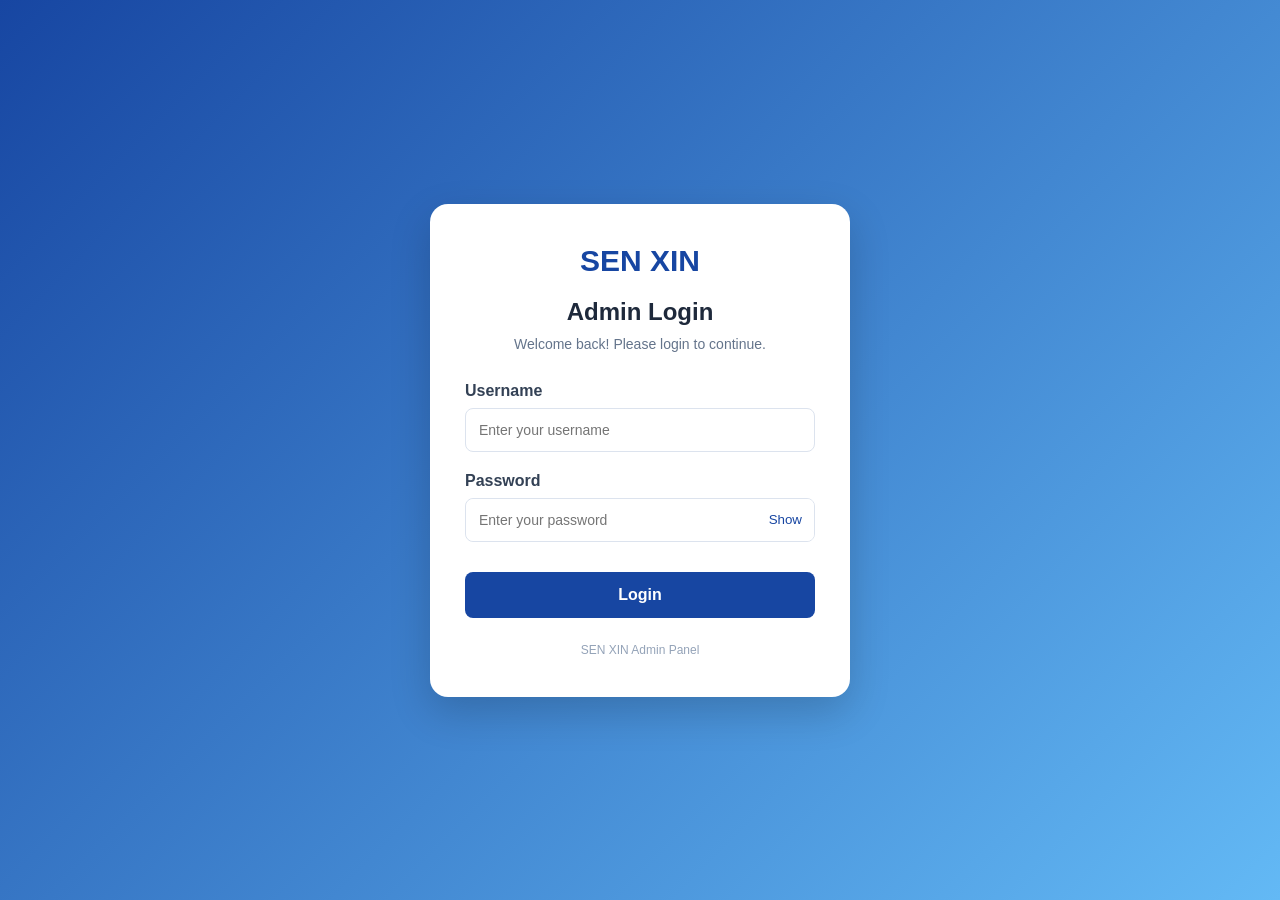
<file: sen-xin-website/admin.html>
<!DOCTYPE html>
<html lang="en">
<head>
    <meta charset="UTF-8">
    <meta name="viewport" content="width=device-width, initial-scale=1.0">
    <title>SEN XIN | Admin Dashboard</title>

    <link rel="stylesheet" href="admin.css">
</head>
<body>

    <div class="admin-container">

        <!-- Sidebar -->
        <aside class="sidebar">
            <h2 class="logo">SEN XIN</h2>
            <p class="admin-label">ADMIN PANEL</p>

            <nav>
                <a href="#" class="nav-link active">Dashboard</a>
                <a href="#products" class="nav-link">Products</a>
                <a href="#brands" class="nav-link">Brands</a>
                <a href="#orders" class="nav-link">Orders</a>
                <a href="#customers" class="nav-link">Customers</a>
            </nav>

            <!-- Back to Website -->
<a href="index.html" class="back-link">
    ← Back to Website
</a>

<!-- Logout Button -->
<button id="logoutBtn" class="logout-btn" type="button">
    Logout
</button>
        </aside>

        <!-- Main Content -->
        <main class="main-content">

            <header class="topbar">
                <div>
                    <h1>Dashboard</h1>
                    <p>Welcome to SEN XIN Admin Panel</p>
                </div>

                <div class="admin-profile">
                    <span>Admin</span>
                </div>
            </header>

            <!-- Statistics -->
            <section class="stats-container">

                <div class="stat-card">
                    <p>Total Orders</p>
                    <h2 id="totalOrders">0</h2>
                </div>

                <div class="stat-card">
                    <p>Pending Orders</p>
                    <h2 id="pendingOrders">0</h2>
                </div>

                <div class="stat-card">
                    <p>Completed Orders</p>
                    <h2 id="completedOrders">0</h2>
                </div>

                <div class="stat-card">
                    <p>Total Revenue</p>
                    <h2 id="totalRevenue">$0.00</h2>
                </div>

            </section>

<!-- BRAND MANAGEMENT -->
<section class="orders-section" id="brands">

    <div class="section-header">
        <div>
            <h2>Brand Management</h2>
            <p>Manage your SEN XIN brands and logos</p>
        </div>
    </div>

    <!-- ADD BRAND FORM -->
    <div class="product-form-container">

        <h3>Add New Brand</h3>

        <form id="brandForm">

            <div class="product-form-grid">

                <div>
                    <label for="brandName">Brand Name</label>
                    <input
                        type="text"
                        id="brandName"
                        placeholder="Enter brand name"
                        required
                    >
                </div>

                <div class="product-image-field">
                    <label for="brandLogo">Brand Logo</label>
                    <input
                        type="file"
                        id="brandLogo"
                        accept="image/*"
                        required
                    >
                    <img
                        id="brandLogoPreview"
                        src=""
                        alt="Brand Logo Preview"
                        style="display:none; max-width:150px; margin-top:10px;"
                    >
                </div>

            </div>

            <button type="submit" class="export-btn">
                Add Brand
            </button>

        </form>

    </div>

    <!-- BRAND TABLE -->
    <div class="table-wrapper">

        <table>
            <thead>
                <tr>
                    <th>No.</th>
                    <th>Logo</th>
                    <th>Brand Name</th>
                    <th>Action</th>
                </tr>
            </thead>

            <tbody id="brandTableBody">
                <tr>
                    <td colspan="4" style="text-align:center;">
                        No brands found.
                    </td>
                </tr>
            </tbody>
        </table>

    </div>

</section>

            <!-- PRODUCT MANAGEMENT -->
<section class="orders-section" id="products">

    <div class="section-header">
        <div>
            <h2>Product Management</h2>
            <p>Manage your SEN XIN products</p>
        </div>
    </div>

    <!-- ADD PRODUCT FORM -->
    <div class="product-form-container">

        <h3>Add New Product</h3>

        <form id="productForm">

            <div class="product-form-grid">

                <div>
                    <label for="productName">Product Name</label>
                    <input
                        type="text"
                        id="productName"
                        placeholder="Enter product name"
                        required
                    >
                </div>

                
<div>
    <label for="productCategory">Category</label>
    <select id="productCategory" required>
        <option value="">Select Category</option>
        <option value="Phone Accessories">Phone Accessories</option>
        <option value="Computer Accessories">Computer Accessories</option>
    </select>
</div>

<div>
    <label for="productBrand">Brand</label>
    <select id="productBrand" required>
        <option value="">Select Brand</option>
        <option value="iPhone">iPhone</option>
        <option value="Samsung">Samsung</option>
        <option value="MacBook">MacBook</option>
        <option value="Other">Other</option>
    </select>
</div>


                <div>
                    <label for="productPrice">Price ($)</label>
                    <input
                        type="number"
                        id="productPrice"
                        min="0"
                        step="0.01"
                        placeholder="Enter price"
                        required
                    >
                </div>

                <div>
                    <label for="productStock">Stock Quantity</label>
                    <input
                        type="number"
                        id="productStock"
                        min="0"
                        step="1"
                        placeholder="Enter stock"
                        required
                    >
                </div>

                <div class="product-image-field">
                   
                    
<div class="product-image-upload">
    <label>Product Image</label>

    <div id="imageDropArea" class="image-drop-area">
        <input
            type="file"
            id="productImage"
            accept="image/*"
            hidden
        >

        <div id="uploadMessage">
            <span class="upload-icon">📷</span>
            <p><strong>Drag & Drop Image Here</strong></p>
            <p>or click to choose an image</p>
            <button type="button" id="chooseImageBtn">
                Choose Image
            </button>
        </div>

        <img
            id="imagePreview"
            src=""
            alt="Product Preview"
            style="display:none;"
        >
    </div>

    <button
        type="button"
        id="removeImageBtn"
        style="display:none;"
    >
        Remove Image
    </button>
</div>

                </div>

            </div>

            <button type="submit" class="export-btn">
                Add Product
            </button>

        </form>

    </div>

    <!-- PRODUCT SEARCH -->
    <div class="product-search">
        <input
            type="text"
            id="searchProduct"
            placeholder="Search products..."
        >
    </div>

    <!-- PRODUCT TABLE -->
    <div class="table-wrapper">

        <table>
            <thead>
                <tr>
                    <th>No.</th>
                    <th>Product</th>
                    <th>Category</th>
                    <th>Brand</th>
                    <th>Price</th>
                    <th>Stock</th>
                    <th>Action</th>
                </tr>
            </thead>

            <tbody id="productTableBody">
                <tr>
                    <td colspan="7" style="text-align:center;">
                        No products found.
                    </td>
                </tr>
            </tbody>
        </table>

    </div>

</section>

            <!-- Orders Table -->
            <section class="orders-section" id="orders">

                
<div class="section-header">
    <div>
        <h2>Recent Orders</h2>
        <p>Manage customer orders</p>
    </div>

    <button id="exportOrdersBtn" class="export-btn">
        Export Orders
    </button>
</div>

<!-- ORDER FILTERS -->
<div class="order-filters">

    <input
        type="text"
        id="searchOrder"
        placeholder="Search Order ID, Customer or Phone..."
    >

    <select id="filterOrderStatus">
        <option value="all">All Status</option>
        <option value="Pending">Pending</option>
        <option value="Confirmed">Confirmed</option>
        <option value="Processing">Processing</option>
        <option value="Completed">Completed</option>
        <option value="Cancelled">Cancelled</option>
    </select>

    <div class="date-filter">
        <label for="filterStartDate">From:</label>
        <input type="date" id="filterStartDate">
    </div>

    <div class="date-filter">
        <label for="filterEndDate">To:</label>
        <input type="date" id="filterEndDate">
    </div>

    <button id="resetOrderFilters" class="reset-filter-btn">
        Reset Filters
    </button>

</div>


                <div class="table-wrapper">
                    <table>
                        <thead>
                            <tr>
                                <th>Order ID</th>
                                <th>Customer</th>
                                <th>Phone</th>
                                <th>Total</th>
                                <th>Status</th>
                                <th>Date</th>
                                <th>Action</th>
                            </tr>
                        </thead>

                        <tbody id="orderTableBody">
                            <!-- Orders will appear here -->
                        </tbody>
                    </table>
                </div>

            </section>

<!-- CUSTOMER MANAGEMENT -->
<section class="orders-section" id="customers">

    <div class="section-header">
        <div>
            <h2>Customer Management</h2>
            <p>Manage your SEN XIN customers</p>
        </div>

        <input
            type="text"
            id="searchCustomer"
            placeholder="Search customer name or phone..."
        >
        <button id="exportCustomersBtn" class="export-btn"> Export Customers</button>
    </div>

    <div class="table-wrapper">
        <table>
            <thead>
                <tr>
                    <th>No.</th>
                    <th>Customer Name</th>
                    <th>Phone</th>
                    <th>Address</th>
                    <th>Total Orders</th>
                    <th>Action</th>
                </tr>
            </thead>

            <tbody id="customerTableBody">
                <!-- Customers will appear here -->
            </tbody>
        </table>
    </div>

</section>

<!-- CUSTOMER DETAILS MODAL -->
<div id="customerModal" class="order-modal">

    <div class="order-modal-content">

        <div class="modal-header">
            <h2>Customer Details</h2>

            <button
                id="closeCustomerModal"
                class="close-modal"
            >
                &times;
            </button>
        </div>

        <div id="customerDetailsContent"></div>

    </div>

</div>

<!-- ORDER DETAILS MODAL -->
<div id="orderModal" class="order-modal">

    <div class="order-modal-content">

        <div class="modal-header">
            <h2>Order Details</h2>
            <button id="closeOrderModal" class="close-modal">
                &times;
            </button>
        </div>

        <div id="orderDetailsContent">
            <!-- Order details will appear here -->
        </div>

    </div>

</div>


        </main>

    </div>

    <script src="admin.js"></script>
    <script src="products.js"></script>
</body>
</html>
</file>
<file: sen-xin-website/admin.css>
* {
    margin: 0;
    padding: 0;
    box-sizing: border-box;
}

body {
    font-family: Arial, sans-serif;
    background: #F4F7FC;
    color: #1E293B;
}

.admin-container {
    display: flex;
    min-height: 100vh;
}

/* Sidebar */
.sidebar {
    width: 250px;
    background: #1746A2;
    color: white;
    padding: 30px 20px;
    display: flex;
    flex-direction: column;
}

.logo {
    font-size: 28px;
    margin-bottom: 8px;
}

.admin-label {
    font-size: 12px;
    color: #BBD9FF;
    letter-spacing: 2px;
    margin-bottom: 40px;
}

.sidebar nav {
    display: flex;
    flex-direction: column;
    gap: 12px;
}

.nav-link,
.back-link {
    color: white;
    text-decoration: none;
    padding: 13px;
    border-radius: 8px;
}

.nav-link:hover,
.nav-link.active {
    background: #63B9F5;
    color: #12336D;
}

.back-link {
    margin-top: auto;
    background: rgba(255,255,255,0.12);
}

/* Main Content */
.main-content {
    flex: 1;
    padding: 35px;
    min-width: 0;
}

.topbar {
    display: flex;
    justify-content: space-between;
    align-items: center;
    margin-bottom: 30px;
}

.topbar h1 {
    font-size: 28px;
    margin-bottom: 8px;
}

.topbar p,
.section-header p {
    color: #64748B;
}

.admin-profile {
    background: white;
    padding: 12px 22px;
    border-radius: 10px;
    font-weight: bold;
}

/* Statistics */
.stats-container {
    display: grid;
    grid-template-columns: repeat(4, 1fr);
    gap: 20px;
    margin-bottom: 35px;
}

.stat-card {
    background: white;
    padding: 25px;
    border-radius: 14px;
    box-shadow: 0 3px 15px rgba(0,0,0,0.04);
}

.stat-card p {
    color: #64748B;
    margin-bottom: 15px;
}

.stat-card h2 {
    color: #1746A2;
    font-size: 27px;
}

/* Orders */
.orders-section {
    background: white;
    padding: 25px;
    border-radius: 14px;
}

.section-header {
    display: flex;
    justify-content: space-between;
    align-items: center;
    gap: 15px;
    margin-bottom: 25px;
}

.section-header h2 {
    margin-bottom: 8px;
}

#searchOrder {
    padding: 12px;
    width: 280px;
    border: 1px solid #DCE3EE;
    border-radius: 8px;
    outline: none;
}

#searchOrder:focus {
    border-color: #1746A2;
}

.table-wrapper {
    overflow-x: auto;
}

table {
    width: 100%;
    border-collapse: collapse;
    min-width: 750px;
}

th, td {
    padding: 16px 12px;
    text-align: left;
    border-bottom: 1px solid #E9EEF5;
    font-size: 14px;
}

th {
    background: #F4F7FC;
    color: #475569;
}

@media (max-width: 1000px) {
    .stats-container {
        grid-template-columns: repeat(2, 1fr);
    }
}

@media (max-width: 650px) {
    .sidebar {
        width: 160px;
        padding: 20px 10px;
    }

    .main-content {
        padding: 18px;
    }

    .stats-container {
        grid-template-columns: 1fr;
    }

    .section-header {
        align-items: flex-start;
        flex-direction: column;
    }

    #searchOrder {
        width: 100%;
    }
}

/* ORDER DETAILS MODAL */

.order-modal {
    display: none;
    position: fixed;
    z-index: 1000;
    inset: 0;
    background: rgba(15, 23, 42, 0.6);
    justify-content: center;
    align-items: center;
    padding: 20px;
}

.order-modal.show {
    display: flex;
}

.order-modal-content {
    background: white;
    width: 100%;
    max-width: 650px;
    max-height: 85vh;
    overflow-y: auto;
    border-radius: 16px;
    padding: 25px;
    box-shadow: 0 10px 40px rgba(0,0,0,0.2);
}

.modal-header {
    display: flex;
    justify-content: space-between;
    align-items: center;
    margin-bottom: 25px;
    padding-bottom: 15px;
    border-bottom: 1px solid #E9EEF5;
}

.close-modal {
    border: none;
    background: #F1F5F9;
    font-size: 28px;
    width: 38px;
    height: 38px;
    border-radius: 8px;
    cursor: pointer;
}

.close-modal:hover {
    background: #DBEAFE;
}

.detail-group {
    margin-bottom: 22px;
}

.detail-group h3 {
    color: #1746A2;
    font-size: 16px;
    margin-bottom: 12px;
}

.detail-group p {
    margin-bottom: 9px;
    font-size: 14px;
    line-height: 1.6;
    overflow-wrap: anywhere;
}

.detail-table {
    width: 100%;
    border-collapse: collapse;
    margin-top: 10px;
}

.detail-table th,
.detail-table td {
    padding: 12px 8px;
    border-bottom: 1px solid #E9EEF5;
    text-align: left;
    font-size: 13px;
}

.detail-total {
    background: #EFF6FF;
    padding: 15px;
    border-radius: 10px;
    margin-top: 15px;
    color: #1746A2;
    font-weight: bold;
}

/* CUSTOMER MANAGEMENT */

#searchCustomer {
    padding: 12px;
    width: 280px;
    border: 1px solid #DCE3EE;
    border-radius: 8px;
    outline: none;
}

#searchCustomer:focus {
    border-color: #1746A2;
}

#customers {
    margin-top: 30px;
}

#customerTableBody td {
    overflow-wrap: anywhere;
}

@media (max-width: 650px) {
    #searchCustomer {
        width: 100%;
    }
}
/* EXPORT ORDERS BUTTON */

.export-btn {
    background: #1746A2;
    color: white;
    border: none;
    padding: 12px 18px;
    border-radius: 8px;
    cursor: pointer;
    font-weight: 600;
    transition: 0.2s;
}

.export-btn:hover {
    background: #103477;
}

.export-btn:active {
    transform: scale(0.97);
}

/* ======================================
   ORDER FILTERS
====================================== */

.order-filters {
    display: flex;
    flex-wrap: wrap;
    align-items: center;
    gap: 12px;
    margin: 20px 0;
    padding: 18px;
    background: #FFFFFF;
    border: 1px solid #E2E8F0;
    border-radius: 12px;
}

.order-filters input,
.order-filters select {
    padding: 11px 12px;
    border: 1px solid #DCE3EE;
    border-radius: 8px;
    outline: none;
    font-size: 14px;
    background: #FFFFFF;
    color: #1E293B;
}

.order-filters input:focus,
.order-filters select:focus {
    border-color: #1746A2;
}

#searchOrder {
    flex: 1;
    min-width: 220px;
}

.date-filter {
    display: flex;
    align-items: center;
    gap: 7px;
}

.date-filter label {
    font-size: 13px;
    color: #64748B;
    white-space: nowrap;
}

.reset-filter-btn {
    background: #E2E8F0;
    color: #334155;
    border: none;
    padding: 11px 15px;
    border-radius: 8px;
    cursor: pointer;
    font-weight: 600;
}

.reset-filter-btn:hover {
    background: #CBD5E1;
}

@media (max-width: 768px) {
    .order-filters {
        flex-direction: column;
        align-items: stretch;
    }

    #searchOrder,
    .order-filters select,
    .date-filter input {
        width: 100%;
        min-width: 0;
    }

    .date-filter {
        flex-direction: column;
        align-items: stretch;
    }

    .reset-filter-btn {
        width: 100%;
    }
}
.logout-btn {
    width: 100%;
    padding: 12px;
    margin-top: 10px;
    background: #DC2626;
    color: #FFFFFF;
    border: none;
    border-radius: 8px;
    font-size: 14px;
    cursor: pointer;
}

.logout-btn:hover {
    background: #B91C1C;
}
/* =================================
   PRODUCT MANAGEMENT
================================= */

.product-form-container {
    background: #FFFFFF;
    padding: 25px;
    border-radius: 12px;
    margin-bottom: 25px;
    box-shadow: 0 3px 12px rgba(0, 0, 0, 0.05);
}

.product-form-container h3 {
    color: #1746A2;
    margin-bottom: 20px;
}

.product-form-grid {
    display: grid;
    grid-template-columns: repeat(2, 1fr);
    gap: 18px;
    margin-bottom: 20px;
}

.product-form-grid label {
    display: block;
    margin-bottom: 8px;
    font-weight: 600;
    color: #334155;
}

.product-form-grid input,
.product-form-grid select,
.product-search input {
    width: 100%;
    padding: 12px;
    border: 1px solid #DCE3EE;
    border-radius: 8px;
    font-size: 14px;
    outline: none;
}

.product-form-grid input:focus,
.product-form-grid select:focus,
.product-search input:focus {
    border-color: #1746A2;
}

.product-image-field {
    grid-column: 1 / -1;
}

.product-search {
    margin-bottom: 20px;
}

.product-search input {
    max-width: 400px;
}

@media (max-width: 600px) {
    .product-form-grid {
        grid-template-columns: 1fr;
    }

    .product-image-field {
        grid-column: auto;
    }
}

/* PRODUCT IMAGE UPLOAD */

.product-image-upload {
    width: 100%;
    margin-top: 10px;
}

.image-drop-area {
    width: 100%;
    min-height: 190px;
    border: 2px dashed #63B9F5;
    border-radius: 12px;
    background: #F8FBFF;
    display: flex;
    align-items: center;
    justify-content: center;
    text-align: center;
    cursor: pointer;
    padding: 20px;
    box-sizing: border-box;
    transition: 0.2s;
}

.image-drop-area:hover,
.image-drop-area.drag-over {
    background: #EAF5FF;
    border-color: #1746A2;
}

.upload-icon {
    font-size: 35px;
}

.image-drop-area p {
    margin: 8px 0;
    color: #475569;
}

#chooseImageBtn {
    background: #1746A2;
    color: white;
    border: none;
    padding: 9px 18px;
    border-radius: 7px;
    cursor: pointer;
}

#imagePreview {
    max-width: 100%;
    max-height: 180px;
    object-fit: contain;
    border-radius: 8px;
}

#removeImageBtn {
    margin-top: 10px;
    background: #DC2626;
    color: white;
    border: none;
    padding: 8px 14px;
    border-radius: 6px;
    cursor: pointer;
}
</file>
<file: sen-xin-website/login.css>
* {
    margin: 0;
    padding: 0;
    box-sizing: border-box;
}

body {
    font-family: Arial, sans-serif;
    background: linear-gradient(
        135deg,
        #1746A2,
        #63B9F5
    );
    min-height: 100vh;
}

.login-container {
    display: flex;
    justify-content: center;
    align-items: center;
    min-height: 100vh;
    padding: 20px;
}

.login-card {
    background: #FFFFFF;
    width: 100%;
    max-width: 420px;
    padding: 40px 35px;
    border-radius: 18px;
    box-shadow: 0 15px 40px rgba(0,0,0,0.18);
}

.login-logo {
    color: #1746A2;
    font-size: 30px;
    font-weight: bold;
    text-align: center;
    margin-bottom: 20px;
}

.login-card h2 {
    text-align: center;
    color: #1E293B;
    margin-bottom: 10px;
}

.login-description {
    text-align: center;
    color: #64748B;
    font-size: 14px;
    margin-bottom: 30px;
}

.form-group {
    margin-bottom: 20px;
}

.form-group label {
    display: block;
    color: #334155;
    font-weight: 600;
    margin-bottom: 8px;
}

.form-group input {
    width: 100%;
    padding: 13px;
    border: 1px solid #DCE3EE;
    border-radius: 8px;
    outline: none;
    font-size: 14px;
}

.form-group input:focus {
    border-color: #1746A2;
}

.password-box {
    display: flex;
    border: 1px solid #DCE3EE;
    border-radius: 8px;
    overflow: hidden;
}

.password-box input {
    border: none;
    flex: 1;
    min-width: 0;
}

.password-box button {
    border: none;
    background: #FFFFFF;
    color: #1746A2;
    padding: 0 12px;
    cursor: pointer;
}

.login-button {
    width: 100%;
    padding: 14px;
    background: #1746A2;
    color: #FFFFFF;
    border: none;
    border-radius: 8px;
    font-size: 16px;
    font-weight: bold;
    cursor: pointer;
    margin-top: 10px;
}

.login-button:hover {
    background: #103477;
}

#loginMessage {
    font-size: 13px;
    color: #DC2626;
    text-align: center;
}

.login-footer {
    text-align: center;
    color: #94A3B8;
    font-size: 12px;
    margin-top: 25px;
}

@media (max-width: 480px) {
    .login-card {
        padding: 30px 22px;
    }
}
</file>
